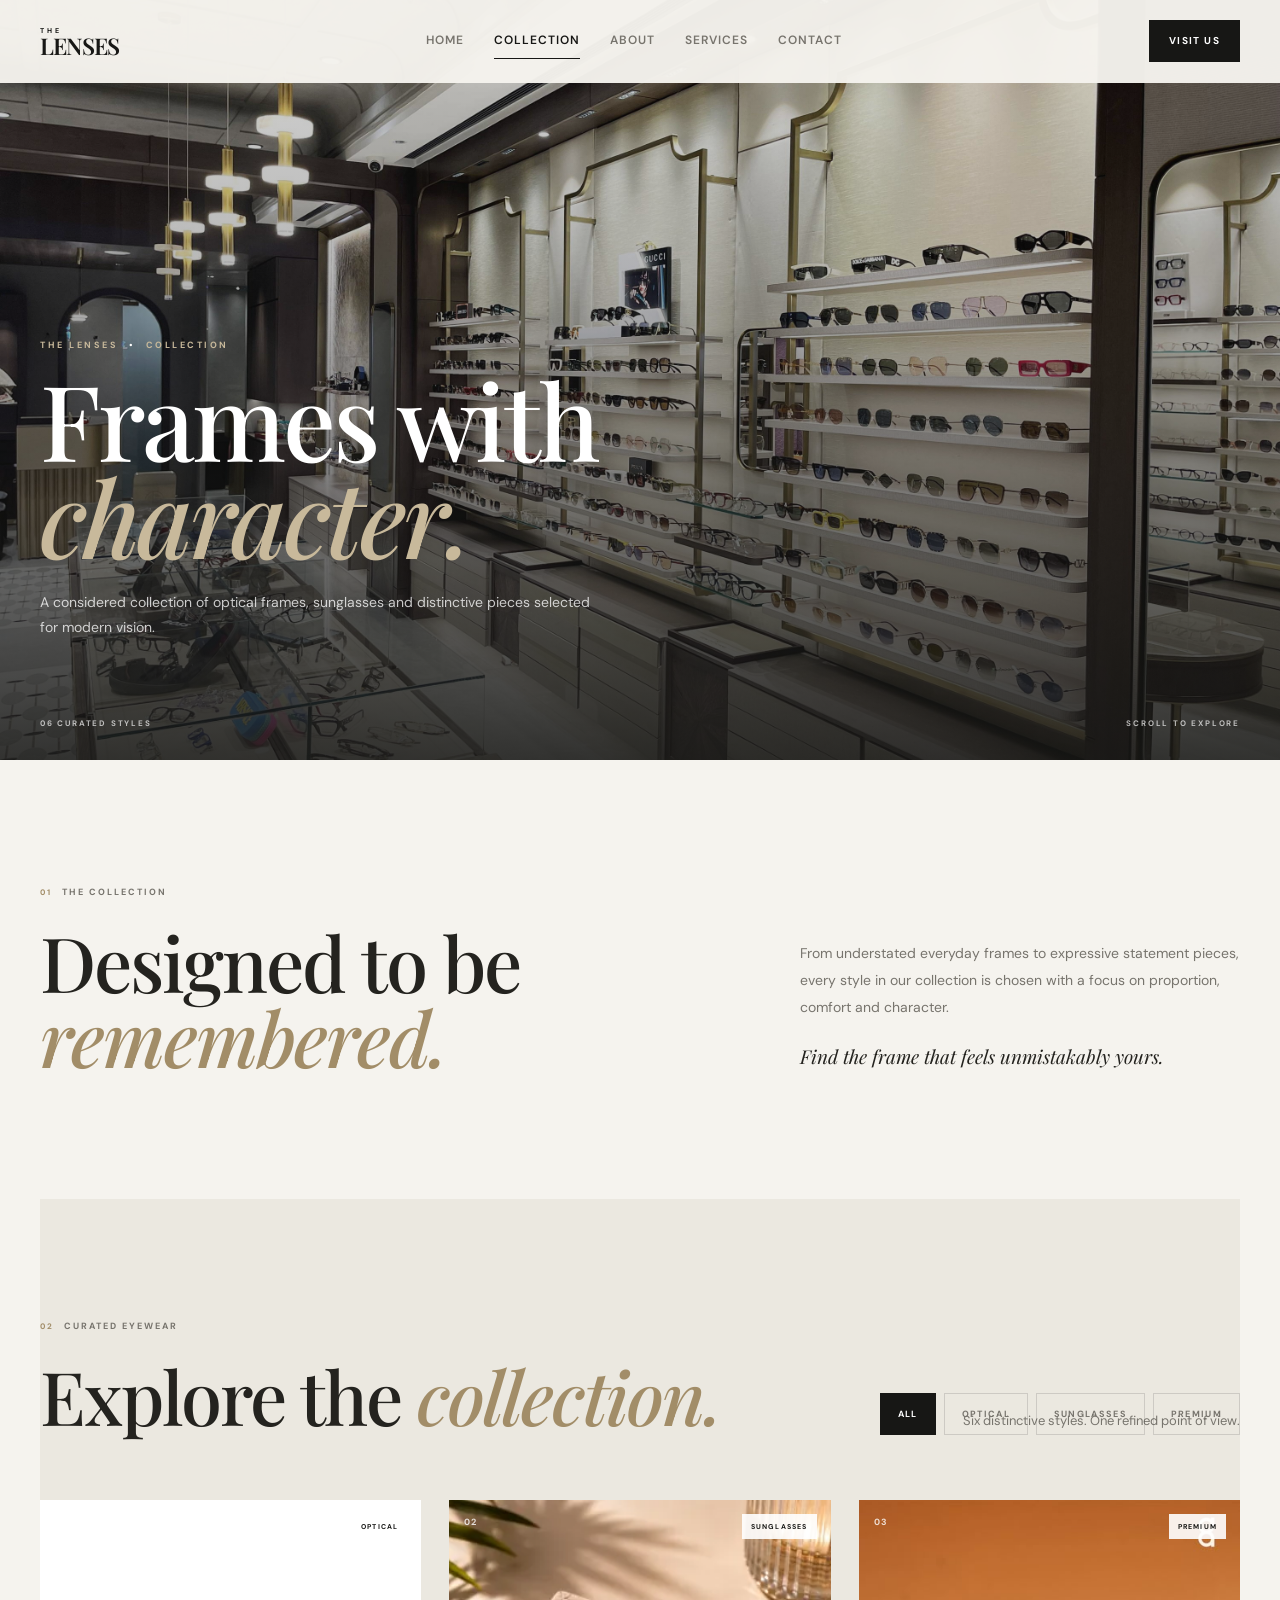
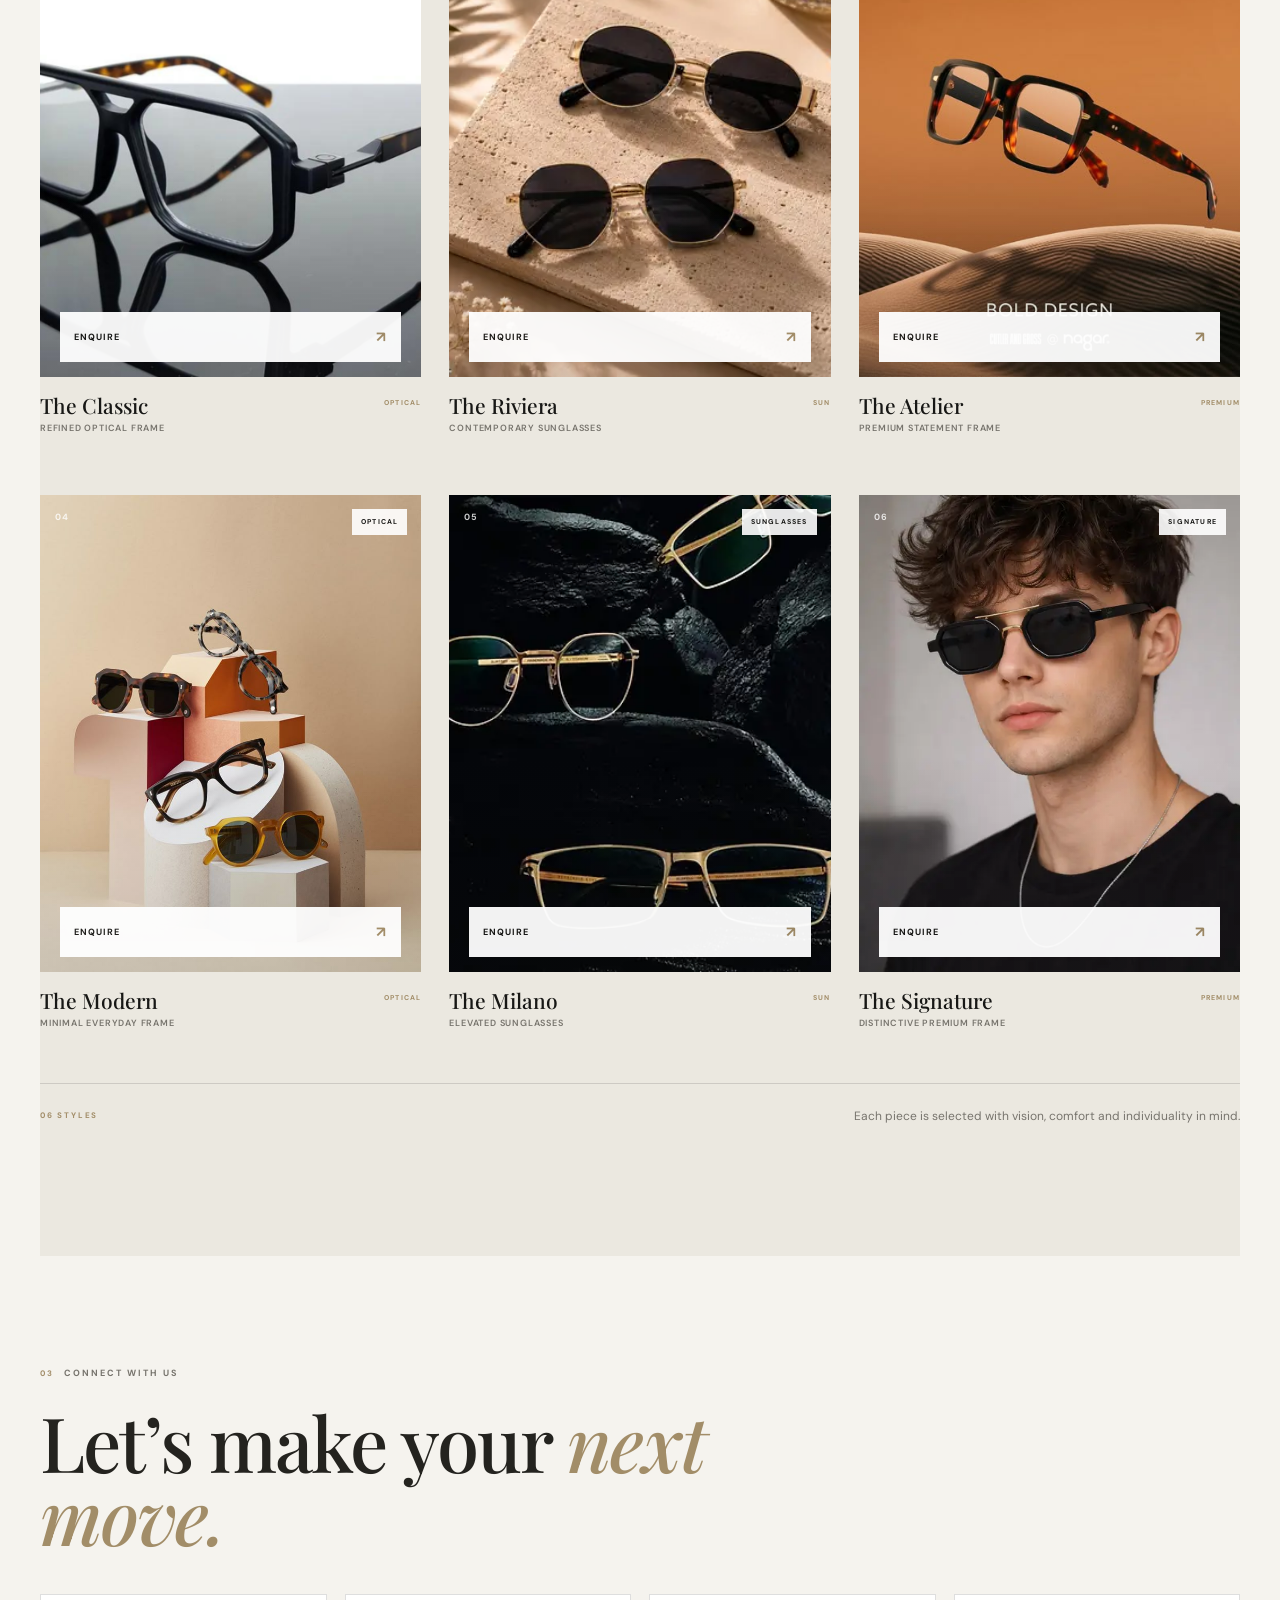
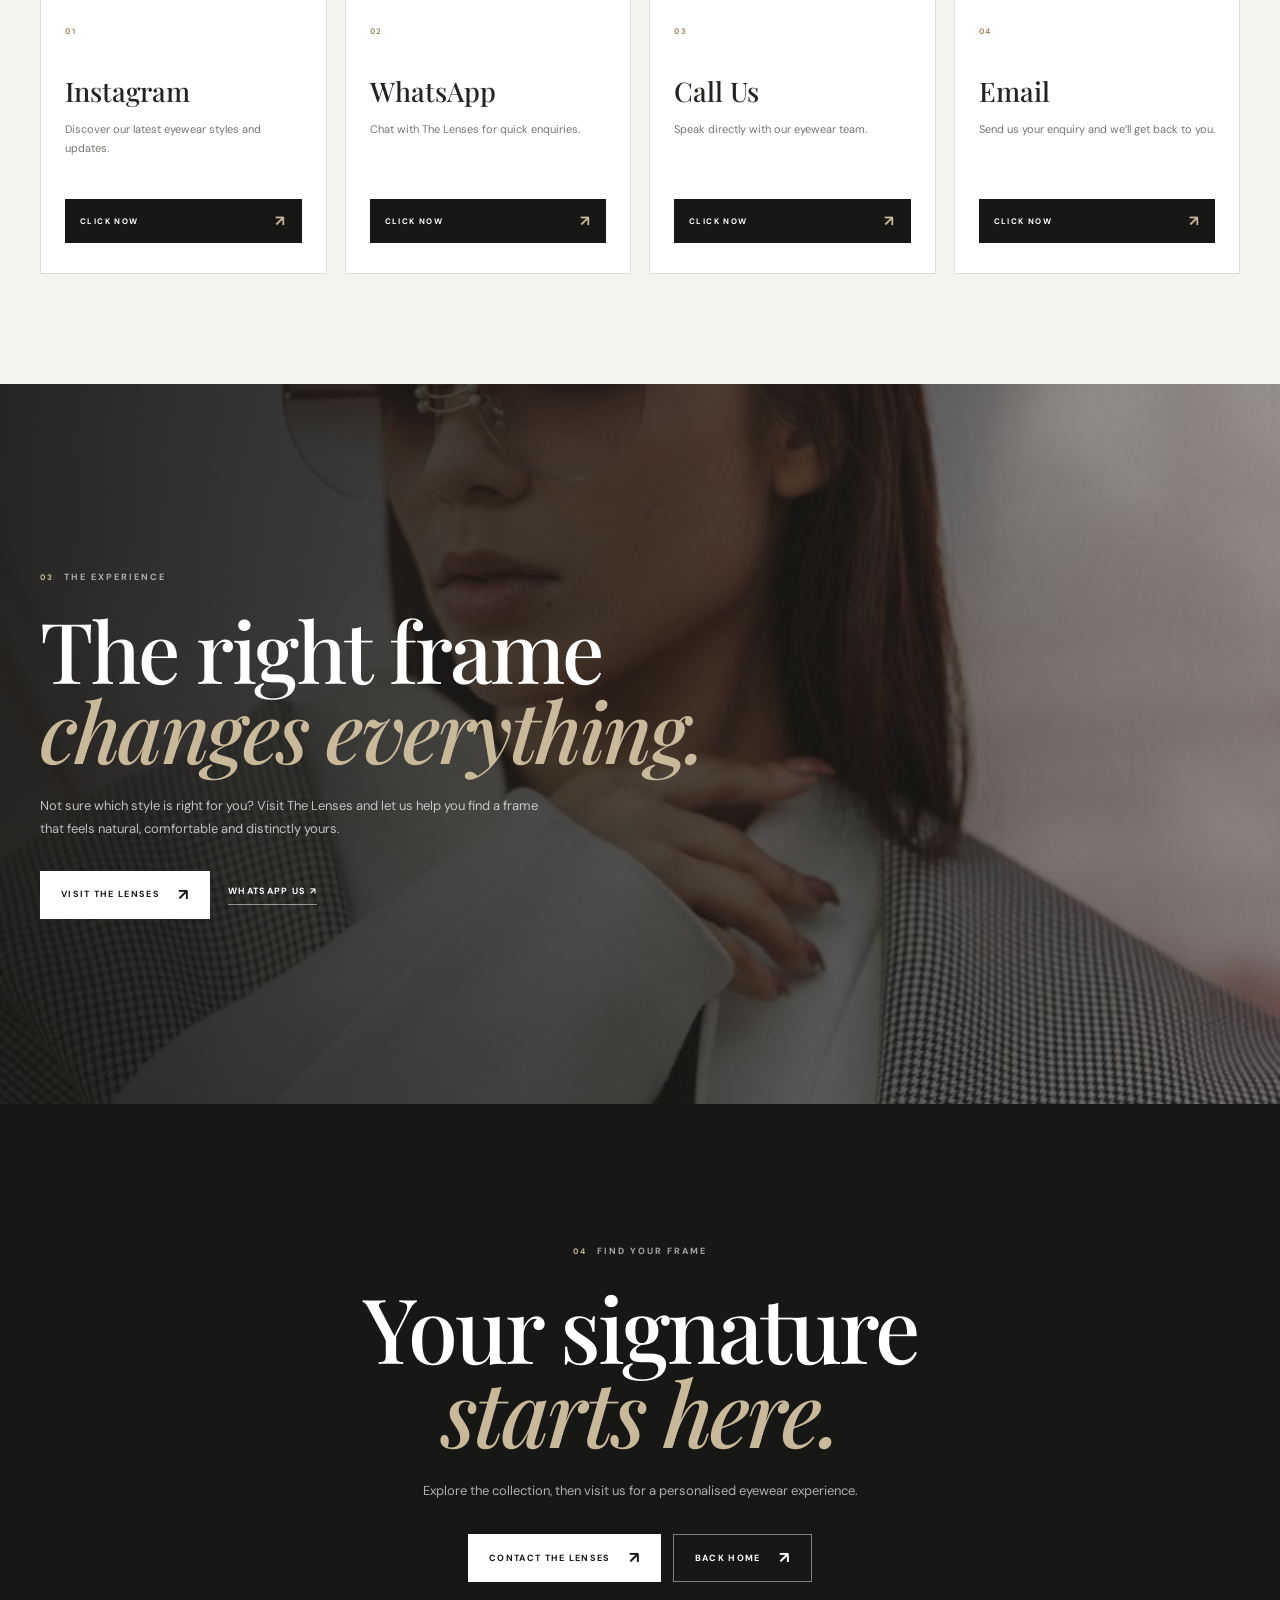
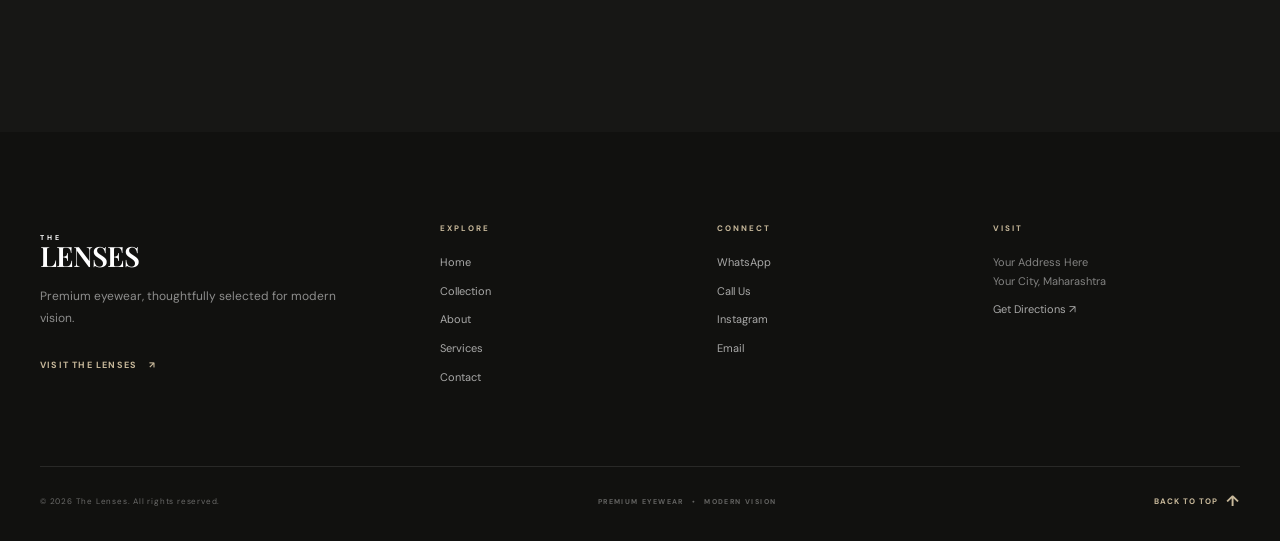
<file: collection.html>
<!DOCTYPE html>
<html lang="en">

<head>

    <!-- =====================================================
         BASIC SEO
    ====================================================== -->

    <meta charset="UTF-8">

    <meta
        name="viewport"
        content="width=device-width, initial-scale=1.0"
    >

    <title>
        Collection — The Lenses | Premium Eyewear
    </title>

    <meta
        name="description"
        content="Explore The Lenses curated collection of premium optical frames, sunglasses and distinctive eyewear."
    >

    <meta
        name="keywords"
        content="The Lenses collection, premium eyewear, optical frames, sunglasses, designer glasses"
    >

    <meta
        name="author"
        content="The Lenses"
    >

    <meta
        name="theme-color"
        content="#171715"
    >


    <!-- =====================================================
         OPEN GRAPH
    ====================================================== -->

    <meta
        property="og:title"
        content="Collection — The Lenses"
    >

    <meta
        property="og:description"
        content="Discover premium eyewear selected for vision, comfort and personal style."
    >

    <meta
        property="og:type"
        content="website"
    >

    <meta
        property="og:image"
        content="images/collection-hero.jpg"
    >


    <!-- =====================================================
         FAVICON
    ====================================================== -->

    <link
        rel="icon"
        href="images/logo.png"
    >


    <!-- =====================================================
         GOOGLE FONTS
    ====================================================== -->

    <link
        rel="preconnect"
        href="https://fonts.googleapis.com"
    >

    <link
        rel="preconnect"
        href="https://fonts.gstatic.com"
        crossorigin
    >

    <link
        href="https://fonts.googleapis.com/css2?family=DM+Sans:wght@400;500;600;700&family=Playfair+Display:ital,wght@0,500;0,600;1,500;1,600&display=swap"
        rel="stylesheet"
    >


    <!-- =====================================================
         COLLECTION CSS
    ====================================================== -->

    <link
        rel="stylesheet"
        href="collection.css"
    >

</head>


<body>


    <!-- =====================================================
         HEADER
    ====================================================== -->

    <header
        class="header"
        id="site-header"
    >

        <div class="nav-container">


            <!-- LOGO -->

            <a
                href="index.html"
                class="logo"
                aria-label="The Lenses Home"
            >

                <span>THE</span>

                LENSES

            </a>


            <!-- DESKTOP NAVIGATION -->

            <nav
                class="desktop-nav"
                aria-label="Main navigation"
            >

                <a href="index.html">
                    Home
                </a>

                <a
                    href="collection.html"
                    class="active"
                >
                    Collection
                </a>

                <a href="index.html#about">
                    About
                </a>

                <a href="index.html#services">
                    Services
                </a>

                <a href="contact.html">
                    Contact
                </a>

            </nav>


            <!-- DESKTOP CTA -->

            <a
                href="contact.html"
                class="nav-button"
            >
                Visit Us
            </a>


            <!-- MOBILE MENU BUTTON -->

            <button
                class="menu-button"
                type="button"
                aria-label="Open navigation menu"
                aria-expanded="false"
                aria-controls="mobile-menu"
            >

                <span></span>
                <span></span>
                <span></span>

            </button>

        </div>


        <!-- =================================================
             MOBILE MENU
        ================================================== -->

        <div
            class="mobile-menu"
            id="mobile-menu"
            aria-hidden="true"
        >

            <div class="mobile-menu-inner">


                <p class="mobile-menu-label">
                    THE LENSES
                </p>


                <nav aria-label="Mobile navigation">

                    <a href="index.html">
                        <span>01</span>
                        Home
                    </a>

                    <a href="collection.html">
                        <span>02</span>
                        Collection
                    </a>

                    <a href="index.html#about">
                        <span>03</span>
                        About
                    </a>

                    <a href="index.html#services">
                        <span>04</span>
                        Services
                    </a>

                    <a href="contact.html">
                        <span>05</span>
                        Contact
                    </a>

                </nav>


                <a
                    href="contact.html"
                    class="mobile-visit"
                >

                    Visit The Lenses

                    <span>↗</span>

                </a>

            </div>

        </div>

    </header>



    <!-- =====================================================
         MAIN
    ====================================================== -->

    <main>


        <!-- =================================================
             COLLECTION HERO
        ================================================== -->

        <section
            class="collection-hero"
            aria-label="The Lenses Collection"
        >

            <div class="collection-hero-image">

                <img
                    src="images/collection-hero.jpg"
                    alt="The Lenses premium eyewear collection"
                    width="1800"
                    height="1200"
                    fetchpriority="high"
                >

            </div>


            <div class="collection-hero-overlay"></div>


            <div class="collection-hero-content">

                <p class="eyebrow">
                    THE LENSES
                    <span>•</span>
                    COLLECTION
                </p>

                <h1>
                    Frames with
                    <em>character.</em>
                </h1>

                <p class="hero-description">
                    A considered collection of optical frames,
                    sunglasses and distinctive pieces selected
                    for modern vision.
                </p>

            </div>


            <div class="collection-hero-bottom">

                <span>
                    06 CURATED STYLES
                </span>

                <span>
                    SCROLL TO EXPLORE
                </span>

            </div>

        </section>



        <!-- =================================================
             INTRODUCTION
        ================================================== -->

        <section class="collection-intro section-padding">

            <div class="section-label">

                <span>01</span>

                THE COLLECTION

            </div>


            <div class="collection-intro-grid">


                <div class="collection-intro-title">

                    <h2>
                        Designed to be
                        <em>remembered.</em>
                    </h2>

                </div>


                <div class="collection-intro-text">

                    <p>
                        From understated everyday frames to
                        expressive statement pieces, every style
                        in our collection is chosen with a focus
                        on proportion, comfort and character.
                    </p>

                    <p>
                        Find the frame that feels unmistakably
                        yours.
                    </p>

                </div>

            </div>

        </section>



        <!-- =================================================
             COLLECTION SECTION START
        ================================================== -->

        <section
            class="products-section section-padding"
            id="collection"
        >

            <div class="section-heading">

                <div>

                    <div class="section-label">

                        <span>02</span>

                        CURATED EYEWEAR

                    </div>

                    <h2>
                        Explore the
                        <em>collection.</em>
                    </h2>

                </div>


                <p>
                    Six distinctive styles.
                    One refined point of view.
                </p>

            </div>



            <!-- FILTERS -->

            <div
                class="collection-filters"
                role="group"
                aria-label="Filter collection"
            >

                <button
                    type="button"
                    class="filter-button active"
                    data-filter="all"
                >
                    All
                </button>

                <button
                    type="button"
                    class="filter-button"
                    data-filter="optical"
                >
                    Optical
                </button>

                <button
                    type="button"
                    class="filter-button"
                    data-filter="sunglasses"
                >
                    Sunglasses
                </button>

                <button
                    type="button"
                    class="filter-button"
                    data-filter="premium"
                >
                    Premium
                </button>

            </div>


            <!-- PRODUCT GRID -->

            <div class="product-grid">


                <!-- PRODUCT 01 -->

                <article
                    class="product-card"
                    data-category="optical"
                >

                    <a
                        href="contact.html"
                        class="product-image"
                        aria-label="Enquire about The Classic"
                    >

                        <span class="product-number">
                            01
                        </span>

                        <span class="product-tag">
                            OPTICAL
                        </span>

                        <img
                            src="images/frame-01.jpg"
                            alt="The Classic optical frame"
                            loading="lazy"
                            width="1000"
                            height="1200"
                        >

                        <span class="product-action">
                            Enquire
                            <span>↗</span>
                        </span>

                    </a>


                    <div class="product-info">

                        <div>

                            <h3>
                                The Classic
                            </h3>

                            <p>
                                Refined Optical Frame
                            </p>

                        </div>

                        <span class="product-type">
                            OPTICAL
                        </span>

                    </div>

                </article>



                <!-- PRODUCT 02 -->

                <article
                    class="product-card"
                    data-category="sunglasses"
                >

                    <a
                        href="contact.html"
                        class="product-image"
                        aria-label="Enquire about The Riviera"
                    >

                        <span class="product-number">
                            02
                        </span>

                        <span class="product-tag">
                            SUNGLASSES
                        </span>

                        <img
                            src="images/frame-02.jpg"
                            alt="The Riviera sunglasses"
                            loading="lazy"
                            width="1000"
                            height="1200"
                        >

                        <span class="product-action">
                            Enquire
                            <span>↗</span>
                        </span>

                    </a>


                    <div class="product-info">

                        <div>

                            <h3>
                                The Riviera
                            </h3>

                            <p>
                                Contemporary Sunglasses
                            </p>

                        </div>

                        <span class="product-type">
                            SUN
                        </span>

                    </div>

                </article>



                <!-- PRODUCT 03 -->

                <article
                    class="product-card"
                    data-category="premium"
                >

                    <a
                        href="contact.html"
                        class="product-image"
                        aria-label="Enquire about The Atelier"
                    >

                        <span class="product-number">
                            03
                        </span>

                        <span class="product-tag">
                            PREMIUM
                        </span>

                        <img
                            src="images/frame-03.jpg"
                            alt="The Atelier premium eyewear"
                            loading="lazy"
                            width="1000"
                            height="1200"
                        >

                        <span class="product-action">
                            Enquire
                            <span>↗</span>
                        </span>

                    </a>


                    <div class="product-info">

                        <div>

                            <h3>
                                The Atelier
                            </h3>

                            <p>
                                Premium Statement Frame
                            </p>

                        </div>

                        <span class="product-type">
                            PREMIUM
                        </span>

                    </div>

                </article>

                                <!-- =========================================
                     PRODUCT 04
                ========================================== -->

                <article
                    class="product-card"
                    data-category="optical"
                >

                    <a
                        href="contact.html"
                        class="product-image"
                        aria-label="Enquire about The Modern"
                    >

                        <span class="product-number">
                            04
                        </span>

                        <span class="product-tag">
                            OPTICAL
                        </span>

                        <img
                            src="images/frame-04.jpg"
                            alt="The Modern optical eyewear frame"
                            loading="lazy"
                            width="1000"
                            height="1200"
                        >

                        <span class="product-action">
                            Enquire
                            <span>↗</span>
                        </span>

                    </a>


                    <div class="product-info">

                        <div>

                            <h3>
                                The Modern
                            </h3>

                            <p>
                                Minimal Everyday Frame
                            </p>

                        </div>

                        <span class="product-type">
                            OPTICAL
                        </span>

                    </div>

                </article>



                <!-- =========================================
                     PRODUCT 05
                ========================================== -->

                <article
                    class="product-card"
                    data-category="sunglasses"
                >

                    <a
                        href="contact.html"
                        class="product-image"
                        aria-label="Enquire about The Milano"
                    >

                        <span class="product-number">
                            05
                        </span>

                        <span class="product-tag">
                            SUNGLASSES
                        </span>

                        <img
                            src="images/frame-05.jpg"
                            alt="The Milano premium sunglasses"
                            loading="lazy"
                            width="1000"
                            height="1200"
                        >

                        <span class="product-action">
                            Enquire
                            <span>↗</span>
                        </span>

                    </a>


                    <div class="product-info">

                        <div>

                            <h3>
                                The Milano
                            </h3>

                            <p>
                                Elevated Sunglasses
                            </p>

                        </div>

                        <span class="product-type">
                            SUN
                        </span>

                    </div>

                </article>



                <!-- =========================================
                     PRODUCT 06
                ========================================== -->

                <article
                    class="product-card"
                    data-category="premium"
                >

                    <a
                        href="contact.html"
                        class="product-image"
                        aria-label="Enquire about The Signature"
                    >

                        <span class="product-number">
                            06
                        </span>

                        <span class="product-tag">
                            SIGNATURE
                        </span>

                        <img
                            src="images/frame-06.jpg"
                            alt="The Signature premium eyewear"
                            loading="lazy"
                            width="1000"
                            height="1200"
                        >

                        <span class="product-action">
                            Enquire
                            <span>↗</span>
                        </span>

                    </a>


                    <div class="product-info">

                        <div>

                            <h3>
                                The Signature
                            </h3>

                            <p>
                                Distinctive Premium Frame
                            </p>

                        </div>

                        <span class="product-type">
                            PREMIUM
                        </span>

                    </div>

                </article>

            </div>


            <!-- COLLECTION NOTE -->

            <div class="collection-note">

                <span>
                    06 STYLES
                </span>

                <p>
                    Each piece is selected with
                    vision, comfort and individuality in mind.
                </p>

            </div>

        </section>

<section class="quick-contact">

    <div class="quick-contact-inner">

        <div class="section-label">
            <span>03</span>
            CONNECT WITH US
        </div>

        <h2>
            Let’s make your
            <em>next move.</em>
        </h2>

        <div class="contact-action-grid">

            <div class="contact-action-card">
                <span class="contact-action-number">01</span>
                <h3>Instagram</h3>
                <p>Discover our latest eyewear styles and updates.</p>
                <a
                    href="https://instagram.com/YOUR_USERNAME"
                    target="_blank"
                    rel="noopener noreferrer"
                    class="click-now"
                >
                    Click Now <span>↗</span>
                </a>
            </div>

            <div class="contact-action-card">
                <span class="contact-action-number">02</span>
                <h3>WhatsApp</h3>
                <p>Chat with The Lenses for quick enquiries.</p>
                <a
                    href="https://wa.me/919999999999"
                    target="_blank"
                    rel="noopener noreferrer"
                    class="click-now"
                >
                    Click Now <span>↗</span>
                </a>
            </div>

            <div class="contact-action-card">
                <span class="contact-action-number">03</span>
                <h3>Call Us</h3>
                <p>Speak directly with our eyewear team.</p>
                <a
                    href="tel:+919999999999"
                    class="click-now"
                >
                    Click Now <span>↗</span>
                </a>
            </div>

            <div class="contact-action-card">
                <span class="contact-action-number">04</span>
                <h3>Email</h3>
                <p>Send us your enquiry and we’ll get back to you.</p>
                <a
                    href="mailto:hello@thelenses.com"
                    class="click-now"
                >
                    Click Now <span>↗</span>
                </a>
            </div>

        </div>

    </div>

</section>

        <!-- =================================================
             EXPERIENCE STRIP
        ================================================== -->

        <section class="collection-experience">

            <div class="experience-image">

                <img
                    src="images/collection-cta.jpg"
                    alt="Premium eyewear experience at The Lenses"
                    loading="lazy"
                    width="1800"
                    height="1100"
                >

            </div>


            <div class="experience-overlay"></div>


            <div class="experience-content">

                <div class="section-label light">

                    <span>03</span>

                    THE EXPERIENCE

                </div>


                <h2>
                    The right frame
                    <em>changes everything.</em>
                </h2>


                <p>
                    Not sure which style is right for you?
                    Visit The Lenses and let us help you find
                    a frame that feels natural, comfortable
                    and distinctly yours.
                </p>


                <div class="experience-actions">

                    <a
                        href="contact.html"
                        class="button button-light"
                    >

                        Visit The Lenses

                        <span>↗</span>

                    </a>


                    <a
                        href="https://wa.me/919999999999"
                        target="_blank"
                        rel="noopener noreferrer"
                        class="experience-link"
                    >

                        WhatsApp Us

                        <span>↗</span>

                    </a>

                </div>

            </div>

                            </section>

               <!-- =================================================
             FINAL CTA
        ================================================== -->

        <section class="collection-final-cta">

            <div class="final-cta-inner">

                <div class="section-label light">

                    <span>04</span>

                    FIND YOUR FRAME

                </div>


                <h2>
                    Your signature
                    <br>
                    <em>starts here.</em>
                </h2>


                <p>
                    Explore the collection, then visit us
                    for a personalised eyewear experience.
                </p>


                <div class="final-actions">

                    <a
                        href="contact.html"
                        class="button button-light"
                    >

                        Contact The Lenses

                        <span>↗</span>

                    </a>


                    <a
                        href="index.html"
                        class="button button-outline-light"
                    >

                        Back Home

                        <span>↗</span>

                    </a>

                </div>

            </div>

        </section>

    </main>



    <!-- =====================================================
         FOOTER
    ====================================================== -->

    <footer class="footer">

        <div class="footer-top">


            <!-- BRAND -->

            <div class="footer-brand">

                <a
                    href="index.html"
                    class="footer-logo"
                >

                    <span>THE</span>

                    LENSES

                </a>


                <p>
                    Premium eyewear, thoughtfully selected
                    for modern vision.
                </p>


                <a
                    href="contact.html"
                    class="footer-visit"
                >

                    Visit The Lenses

                    <span>↗</span>

                </a>

            </div>



            <!-- EXPLORE -->

            <div class="footer-column">

                <h3>
                    EXPLORE
                </h3>

                <a href="index.html">
                    Home
                </a>

                <a href="collection.html">
                    Collection
                </a>

                <a href="index.html#about">
                    About
                </a>

                <a href="index.html#services">
                    Services
                </a>

                <a href="contact.html">
                    Contact
                </a>

            </div>



            <!-- CONNECT -->

            <div class="footer-column">

                <h3>
                    CONNECT
                </h3>

                <a
                    href="https://wa.me/919999999999"
                    target="_blank"
                    rel="noopener noreferrer"
                >
                    WhatsApp
                </a>

                <a href="tel:+919999999999">
                    Call Us
                </a>

                <a
                    href="https://instagram.com/YOUR_USERNAME"
                    target="_blank"
                    rel="noopener noreferrer"
                >
                    Instagram
                </a>

                <a href="mailto:hello@thelenses.com">
                    Email
                </a>

            </div>



            <!-- VISIT -->

            <div class="footer-column">

                <h3>
                    VISIT
                </h3>

                <p>
                    Your Address Here
                    <br>
                    Your City, Maharashtra
                </p>

                <a
                    href="https://maps.google.com/"
                    target="_blank"
                    rel="noopener noreferrer"
                >

                    Get Directions

                    <span>↗</span>

                </a>

            </div>

        </div>



        <!-- FOOTER BOTTOM -->

        <div class="footer-bottom">

            <p>
                ©
                <span id="current-year"></span>
                The Lenses. All rights reserved.
            </p>


            <div class="footer-bottom-links">

                <span>
                    PREMIUM EYEWEAR
                </span>

                <span>
                    •
                </span>

                <span>
                    MODERN VISION
                </span>

            </div>


            <a
                href="#"
                class="back-top"
                aria-label="Back to top"
            >

                Back to top

                <span>↑</span>

            </a>

        </div>

    </footer>



    <!-- =====================================================
         COLLECTION JAVASCRIPT
    ====================================================== -->

    <script src="collection.js"></script>

</body>

</html>
</file>
<file: collection.css>
/* =========================================================
   THE LENSES — COLLECTION CSS
   PART 1 / 3
   Premium Mobile-First Eyewear Collection
========================================================= */


/* =========================================================
   ROOT
========================================================= */

:root {

    --bg: #f5f3ee;
    --surface: #ebe8e0;
    --white: #ffffff;

    --dark: #171715;
    --dark-soft: #242421;

    --text: #24231f;
    --muted: #77746d;

    --line: rgba(23, 23, 21, 0.14);

    --accent: #a28d68;
    --accent-light: #c8b99b;

    --serif: "Playfair Display", Georgia, serif;
    --sans: "DM Sans", Arial, sans-serif;

    --container: 1380px;

    --transition:
        .4s cubic-bezier(.2, .7, .2, 1);

}


/* =========================================================
   RESET
========================================================= */

*,
*::before,
*::after {
    box-sizing: border-box;
}


html {
    scroll-behavior: smooth;
    overflow-x: hidden;
}


body {
    margin: 0;

    min-width: 320px;

    background: var(--bg);

    color: var(--text);

    font-family: var(--sans);

    line-height: 1.6;

    overflow-x: hidden;

    -webkit-font-smoothing: antialiased;
}


body.menu-open {
    overflow: hidden;
}


img {
    display: block;

    width: 100%;

    max-width: 100%;

    height: auto;

    object-fit: cover;
}


a {
    color: inherit;

    text-decoration: none;
}


button {
    font: inherit;
}


button,
a {
    -webkit-tap-highlight-color: transparent;
}


::selection {
    background: var(--dark);
    color: var(--white);
}


/* =========================================================
   GLOBAL CONTAINER
========================================================= */

.section-padding {
    width: min(
        calc(100% - 32px),
        var(--container)
    );

    margin-inline: auto;
}


/* =========================================================
   HEADER
========================================================= */

.header {
    position: fixed;

    top: 0;
    left: 0;

    width: 100%;

    z-index: 1000;

    background: rgba(245, 243, 238, .97);

    border-bottom: 1px solid transparent;

    transition:
        background var(--transition),
        border-color var(--transition),
        box-shadow var(--transition);
}


.header.scrolled {
    border-color: var(--line);

    box-shadow:
        0 8px 30px rgba(23, 23, 21, .05);
}


.nav-container {
    width: min(
        calc(100% - 32px),
        1380px
    );

    min-height: 72px;

    margin-inline: auto;

    display: flex;

    align-items: center;

    justify-content: space-between;

    gap: 20px;
}


/* =========================================================
   LOGO
========================================================= */

.logo {
    display: inline-flex;

    flex-direction: column;

    justify-content: center;

    color: var(--dark);

    font-family: var(--serif);

    font-size: 23px;

    font-weight: 600;

    line-height: .78;

    letter-spacing: -.8px;

    white-space: nowrap;
}


.logo span {
    margin-bottom: 3px;

    font-family: var(--sans);

    font-size: 7px;

    font-weight: 700;

    letter-spacing: 3px;

    line-height: 1;
}


/* =========================================================
   DESKTOP NAV
========================================================= */

.desktop-nav {
    display: none;

    align-items: center;

    gap: 30px;
}


.desktop-nav a {
    position: relative;

    color: var(--muted);

    font-size: 12px;

    font-weight: 600;

    letter-spacing: 1px;

    text-transform: uppercase;

    transition: color var(--transition);
}


.desktop-nav a::after {
    content: "";

    position: absolute;

    left: 0;
    bottom: -8px;

    width: 100%;
    height: 1px;

    background: var(--dark);

    transform:
        scaleX(0);

    transform-origin: right;

    transition:
        transform var(--transition);
}


.desktop-nav a:hover,
.desktop-nav a.active {
    color: var(--dark);
}


.desktop-nav a:hover::after,
.desktop-nav a.active::after {
    transform: scaleX(1);

    transform-origin: left;
}


/* =========================================================
   HEADER CTA
========================================================= */

.nav-button {
    display: none;

    align-items: center;

    justify-content: center;

    min-height: 42px;

    padding: 0 20px;

    background: var(--dark);

    color: var(--white);

    font-size: 10px;

    font-weight: 700;

    letter-spacing: 1.4px;

    text-transform: uppercase;

    transition:
        transform var(--transition),
        background var(--transition);
}


.nav-button:hover {
    background: var(--dark-soft);

    transform: translateY(-2px);
}


/* =========================================================
   MOBILE MENU BUTTON
========================================================= */

.menu-button {
    width: 46px;

    height: 46px;

    padding: 0;

    border: 1px solid var(--line);

    background: transparent;

    display: flex;

    flex-direction: column;

    align-items: center;

    justify-content: center;

    gap: 5px;

    cursor: pointer;
}


.menu-button span {
    display: block;

    width: 20px;

    height: 1px;

    background: var(--dark);

    transition:
        transform var(--transition),
        opacity var(--transition);
}


.menu-button.active span:nth-child(1) {
    transform:
        translateY(6px)
        rotate(45deg);
}


.menu-button.active span:nth-child(2) {
    opacity: 0;
}


.menu-button.active span:nth-child(3) {
    transform:
        translateY(-6px)
        rotate(-45deg);
}


/* =========================================================
   MOBILE MENU
========================================================= */

.mobile-menu {
    position: fixed;

    inset: 72px 0 0;

    z-index: 999;

    background: var(--dark);

    visibility: hidden;

    opacity: 0;

    pointer-events: none;

    transform: translateY(-10px);

    transition:
        opacity .35s ease,
        transform .35s ease,
        visibility .35s ease;
}


.mobile-menu.open {
    visibility: visible;

    opacity: 1;

    pointer-events: auto;

    transform: translateY(0);
}


.mobile-menu-inner {
    width: min(
        calc(100% - 32px),
        560px
    );

    min-height: 100%;

    margin-inline: auto;

    padding:
        42px
        0
        36px;

    display: flex;

    flex-direction: column;
}


.mobile-menu-label {
    margin: 0 0 30px;

    color: var(--accent-light);

    font-size: 9px;

    font-weight: 700;

    letter-spacing: 3px;
}


.mobile-menu nav {
    display: flex;

    flex-direction: column;
}


.mobile-menu nav a {
    display: flex;

    align-items: center;

    gap: 18px;

    padding: 18px 0;

    border-bottom: 1px solid rgba(255,255,255,.12);

    color: var(--white);

    font-family: var(--serif);

    font-size: clamp(
        27px,
        8vw,
        42px
    );

    line-height: 1;

    transition:
        color var(--transition),
        padding-left var(--transition);
}


.mobile-menu nav a span {
    min-width: 24px;

    color: var(--accent-light);

    font-family: var(--sans);

    font-size: 9px;

    font-weight: 700;

    letter-spacing: 1px;
}


.mobile-menu nav a:hover {
    color: var(--accent-light);

    padding-left: 8px;
}


.mobile-visit {
    margin-top: auto;

    display: flex;

    align-items: center;

    justify-content: space-between;

    padding: 18px 0;

    color: var(--white);

    border-top: 1px solid rgba(255,255,255,.12);

    font-size: 11px;

    font-weight: 700;

    letter-spacing: 1.4px;

    text-transform: uppercase;
}


.mobile-visit span {
    font-size: 18px;

    color: var(--accent-light);
}


/* =========================================================
   HERO
========================================================= */

.collection-hero {
    position: relative;

    min-height: 72vh;

    min-height: 620px;

    overflow: hidden;

    background: var(--dark);

    color: var(--white);

    display: flex;

    align-items: flex-end;
}


.collection-hero-image {
    position: absolute;

    inset: 0;
}


.collection-hero-image img {
    width: 100%;

    height: 100%;

    object-fit: cover;
}


.collection-hero-overlay {
    position: absolute;

    inset: 0;

    background:
        linear-gradient(
            180deg,
            rgba(23,23,21,.18) 0%,
            rgba(23,23,21,.30) 35%,
            rgba(23,23,21,.88) 100%
        );
}


.collection-hero-content {
    position: relative;

    z-index: 2;

    width: min(
        calc(100% - 32px),
        var(--container)
    );

    margin-inline: auto;

    padding:
        120px
        0
        90px;
}


.eyebrow {
    margin: 0 0 18px;

    color: var(--accent-light);

    font-size: 9px;

    font-weight: 700;

    letter-spacing: 2.5px;

    text-transform: uppercase;
}


.eyebrow span {
    margin-inline: 6px;

    color: var(--white);
}


.collection-hero h1 {
    max-width: 850px;

    margin: 0;

    font-family: var(--serif);

    font-size: clamp(
        48px,
        13vw,
        105px
    );

    font-weight: 500;

    letter-spacing: -3px;

    line-height: .92;
}


.collection-hero h1 em {
    color: var(--accent-light);

    font-style: italic;
}


.hero-description {
    max-width: 560px;

    margin: 26px 0 0;

    color: rgba(255,255,255,.76);

    font-size: 14px;

    line-height: 1.8;
}


.collection-hero-bottom {
    position: absolute;

    left: 16px;
    right: 16px;
    bottom: 22px;

    z-index: 3;

    display: flex;

    justify-content: space-between;

    gap: 20px;

    color: rgba(255,255,255,.68);

    font-size: 8px;

    font-weight: 700;

    letter-spacing: 1.8px;

    text-transform: uppercase;
}


/* =========================================================
   INTRO
========================================================= */

.collection-intro {
    padding-top: 82px;

    padding-bottom: 82px;
}


.section-label {
    display: flex;

    align-items: center;

    gap: 10px;

    margin-bottom: 26px;

    color: var(--muted);

    font-size: 9px;

    font-weight: 700;

    letter-spacing: 2px;

    text-transform: uppercase;
}


.section-label span {
    color: var(--accent);

    font-size: 8px;
}


.section-label.light {
    color: rgba(255,255,255,.62);
}


.section-label.light span {
    color: var(--accent-light);
}


.collection-intro-grid {
    display: grid;

    grid-template-columns: 1fr;

    gap: 28px;
}


.collection-intro-title h2 {
    max-width: 620px;

    margin: 0;

    font-family: var(--serif);

    font-size: clamp(
        38px,
        10vw,
        76px
    );

    font-weight: 500;

    letter-spacing: -2px;

    line-height: .98;
}


.collection-intro-title h2 em {
    display: block;

    color: var(--accent);

    font-style: italic;
}


.collection-intro-text {
    max-width: 540px;
}


.collection-intro-text p {
    margin: 0 0 18px;

    color: var(--muted);

    font-size: 14px;

    line-height: 1.9;
}


.collection-intro-text p:last-child {
    margin-bottom: 0;

    color: var(--text);

    font-family: var(--serif);

    font-size: 19px;

    font-style: italic;
   }

     /* =========================================================
   THE LENSES — COLLECTION CSS
   PART 2 / 3
========================================================= */


/* =========================================================
   PRODUCTS SECTION
========================================================= */

.products-section {
    padding-top: 72px;

    padding-bottom: 90px;

    background: var(--surface);
}


.section-heading {
    display: flex;

    flex-direction: column;

    gap: 22px;

    margin-bottom: 36px;
}


.section-heading h2 {
    margin: 0;

    font-family: var(--serif);

    font-size: clamp(
        38px,
        10vw,
        74px
    );

    font-weight: 500;

    letter-spacing: -2px;

    line-height: .98;
}


.section-heading h2 em {
    color: var(--accent);

    font-style: italic;
}


.section-heading > p {
    max-width: 420px;

    margin: 0;

    color: var(--muted);

    font-size: 13px;

    line-height: 1.8;
}


/* =========================================================
   FILTERS
========================================================= */

.collection-filters {
    width: 100%;

    margin-bottom: 34px;

    display: flex;

    gap: 8px;

    overflow-x: auto;

    padding-bottom: 5px;

    scrollbar-width: none;
}


.collection-filters::-webkit-scrollbar {
    display: none;
}


.filter-button {
    flex: 0 0 auto;

    min-height: 42px;

    padding: 0 17px;

    border: 1px solid var(--line);

    background: transparent;

    color: var(--muted);

    cursor: pointer;

    font-size: 9px;

    font-weight: 700;

    letter-spacing: 1.3px;

    text-transform: uppercase;

    transition:
        background var(--transition),
        color var(--transition),
        border-color var(--transition);
}


.filter-button:hover,
.filter-button.active {
    background: var(--dark);

    border-color: var(--dark);

    color: var(--white);
}


/* =========================================================
   PRODUCT GRID
========================================================= */

.product-grid {
    display: grid;

    grid-template-columns: 1fr;

    gap: 34px 18px;
}


.product-card {
    min-width: 0;
}


.product-image {
    position: relative;

    display: block;

    aspect-ratio: 4 / 5;

    overflow: hidden;

    background: #ddd9d0;
}


.product-image::after {
    content: "";

    position: absolute;

    inset: 0;

    background:
        linear-gradient(
            180deg,
            transparent 55%,
            rgba(23,23,21,.28) 100%
        );

    opacity: .5;

    pointer-events: none;
}


.product-image img {
    width: 100%;

    height: 100%;

    object-fit: cover;

    transition:
        transform .8s cubic-bezier(.2,.7,.2,1);
}


.product-card:hover
.product-image img {
    transform: scale(1.045);
}


/* =========================================================
   PRODUCT NUMBER
========================================================= */

.product-number {
    position: absolute;

    top: 15px;
    left: 15px;

    z-index: 3;

    color: rgba(255,255,255,.8);

    font-size: 9px;

    font-weight: 700;

    letter-spacing: 1px;
}


/* =========================================================
   PRODUCT TAG
========================================================= */

.product-tag {
    position: absolute;

    top: 14px;
    right: 14px;

    z-index: 3;

    padding: 7px 9px;

    background: rgba(255,255,255,.9);

    color: var(--dark);

    font-size: 7px;

    font-weight: 700;

    letter-spacing: 1.2px;

    text-transform: uppercase;
}


/* =========================================================
   PRODUCT ACTION
========================================================= */

.product-action {
    position: absolute;

    left: 15px;
    right: 15px;
    bottom: 15px;

    z-index: 4;

    display: flex;

    align-items: center;

    justify-content: space-between;

    padding: 13px 14px;

    background: var(--white);

    color: var(--dark);

    font-size: 9px;

    font-weight: 700;

    letter-spacing: 1px;

    text-transform: uppercase;

    transform: translateY(5px);

    opacity: .95;

    transition:
        transform var(--transition),
        opacity var(--transition);
}


.product-action span {
    font-size: 15px;

    color: var(--accent);
}


.product-card:hover
.product-action {
    transform: translateY(0);

    opacity: 1;
}


/* =========================================================
   PRODUCT INFO
========================================================= */

.product-info {
    display: flex;

    align-items: flex-start;

    justify-content: space-between;

    gap: 14px;

    padding-top: 17px;
}


.product-info h3 {
    margin: 0 0 4px;

    color: var(--dark);

    font-family: var(--serif);

    font-size: 21px;

    font-weight: 500;

    line-height: 1.1;
}


.product-info p {
    margin: 0;

    color: var(--muted);

    font-size: 9px;

    font-weight: 600;

    letter-spacing: .8px;

    text-transform: uppercase;
}


.product-type {
    padding-top: 3px;

    color: var(--accent);

    font-size: 7px;

    font-weight: 700;

    letter-spacing: 1.2px;

    white-space: nowrap;
}


/* =========================================================
   FILTERED STATE
========================================================= */

.product-card.is-hidden {
    display: none;
}


/* =========================================================
   COLLECTION NOTE
========================================================= */

.collection-note {
    margin-top: 52px;

    padding-top: 22px;

    border-top: 1px solid var(--line);

    display: flex;

    flex-direction: column;

    gap: 8px;
}


.collection-note > span {
    color: var(--accent);

    font-size: 8px;

    font-weight: 700;

    letter-spacing: 1.8px;
}


.collection-note p {
    max-width: 520px;

    margin: 0;

    color: var(--muted);

    font-size: 12px;

    line-height: 1.7;
}


/* =========================================================
   EXPERIENCE SECTION
========================================================= */

.collection-experience {
    position: relative;

    min-height: 620px;

    overflow: hidden;

    display: flex;

    align-items: center;

    background: var(--dark);

    color: var(--white);
}


.experience-image {
    position: absolute;

    inset: 0;
}


.experience-image img {
    width: 100%;

    height: 100%;

    object-fit: cover;
}


.experience-overlay {
    position: absolute;

    inset: 0;

    background:
        linear-gradient(
            90deg,
            rgba(23,23,21,.91) 0%,
            rgba(23,23,21,.70) 48%,
            rgba(23,23,21,.35) 100%
        );
}


.experience-content {
    position: relative;

    z-index: 2;

    width: min(
        calc(100% - 32px),
        var(--container)
    );

    margin-inline: auto;

    padding: 90px 0;
}


.experience-content h2 {
    max-width: 780px;

    margin: 0;

    font-family: var(--serif);

    font-size: clamp(
        42px,
        11vw,
        84px
    );

    font-weight: 500;

    letter-spacing: -2.5px;

    line-height: .95;
}


.experience-content h2 em {
    color: var(--accent-light);

    font-style: italic;
}


.experience-content > p {
    max-width: 520px;

    margin: 24px 0 30px;

    color: rgba(255,255,255,.7);

    font-size: 13px;

    line-height: 1.8;
}


/* =========================================================
   EXPERIENCE ACTIONS
========================================================= */

.experience-actions {
    display: flex;

    flex-direction: column;

    align-items: flex-start;

    gap: 18px;
}


.button {
    min-height: 48px;

    padding: 0 21px;

    display: inline-flex;

    align-items: center;

    justify-content: center;

    gap: 18px;

    font-size: 9px;

    font-weight: 700;

    letter-spacing: 1.3px;

    text-transform: uppercase;

    transition:
        transform var(--transition),
        background var(--transition),
        color var(--transition),
        border-color var(--transition);
}


.button span {
    font-size: 16px;
}


.button-light {
    background: var(--white);

    color: var(--dark);
}


.button-light:hover {
    background: var(--accent-light);

    transform: translateY(-2px);
}


.experience-link {
    color: var(--white);

    border-bottom: 1px solid rgba(255,255,255,.5);

    padding-bottom: 5px;

    font-size: 9px;

    font-weight: 700;

    letter-spacing: 1.3px;

    text-transform: uppercase;

    transition:
        color var(--transition),
        border-color var(--transition);
}


.experience-link:hover {
    color: var(--accent-light);

    border-color: var(--accent-light);
}


/* =========================================================
   FINAL CTA
========================================================= */

.collection-final-cta {
    background: var(--dark);

    color: var(--white);

    text-align: center;
}


.final-cta-inner {
    width: min(
        calc(100% - 32px),
        950px
    );

    margin-inline: auto;

    padding:
        95px
        0
        105px;
}


.final-cta-inner .section-label {
    justify-content: center;
}


.final-cta-inner h2 {
    margin: 0;

    font-family: var(--serif);

    font-size: clamp(
        44px,
        12vw,
        90px
    );

    font-weight: 500;

    letter-spacing: -3px;

    line-height: .94;
}


.final-cta-inner h2 em {
    color: var(--accent-light);

    font-style: italic;
}


.final-cta-inner > p {
    max-width: 520px;

    margin: 25px auto 32px;

    color: rgba(255,255,255,.65);

    font-size: 13px;

    line-height: 1.8;
}


.final-actions {
    display: flex;

    flex-direction: column;

    align-items: center;

    gap: 12px;
}


.button-outline-light {
    border: 1px solid rgba(255,255,255,.45);

    color: var(--white);
}


.button-outline-light:hover {
    background: var(--white);

    border-color: var(--white);

    color: var(--dark);

    transform: translateY(-2px);
}


/* =========================================================
   FOOTER
========================================================= */

.footer {
    background: #11110f;

    color: var(--white);
}


.footer-top {
    width: min(
        calc(100% - 32px),
        var(--container)
    );

    margin-inline: auto;

    padding:
        70px
        0
        55px;

    display: grid;

    grid-template-columns: 1fr;

    gap: 46px;
}


.footer-brand {
    max-width: 330px;
}


.footer-logo {
    display: inline-flex;

    flex-direction: column;

    color: var(--white);

    font-family: var(--serif);

    font-size: 28px;

    font-weight: 600;

    line-height: .78;

    letter-spacing: -1px;
}


.footer-logo span {
    margin-bottom: 4px;

    font-family: var(--sans);

    font-size: 7px;

    font-weight: 700;

    letter-spacing: 3px;
}


.footer-brand p {
    margin: 20px 0;

    color: rgba(255,255,255,.52);

    font-size: 12px;

    line-height: 1.8;
}


.footer-visit {
    display: inline-flex;

    gap: 12px;

    align-items: center;

    color: var(--accent-light);

    font-size: 9px;

    font-weight: 700;

    letter-spacing: 1.2px;

    text-transform: uppercase;
}


.footer-column {
    display: flex;

    flex-direction: column;

    align-items: flex-start;
}


.footer-column h3 {
    margin: 0 0 18px;

    color: var(--accent-light);

    font-size: 8px;

    font-weight: 700;

    letter-spacing: 2px;
}


.footer-column a,
.footer-column p {
    margin: 0 0 10px;

    color: rgba(255,255,255,.64);

    font-size: 11px;

    line-height: 1.7;

    transition:
        color var(--transition);
}


.footer-column a:hover {
    color: var(--white);
}


.footer-column p {
    color: rgba(255,255,255,.48);
}


/* =========================================================
   FOOTER BOTTOM
========================================================= */

.footer-bottom {
    width: min(
        calc(100% - 32px),
        var(--container)
    );

    margin-inline: auto;

    padding:
        22px
        0
        28px;

    border-top:
        1px solid rgba(255,255,255,.10);

    display: flex;

    flex-direction: column;

    gap: 18px;
}


.footer-bottom p {
    margin: 0;

    color: rgba(255,255,255,.38);

    font-size: 8px;

    letter-spacing: .8px;
}


.footer-bottom-links {
    display: flex;

    align-items: center;

    gap: 8px;

    color: rgba(255,255,255,.35);

    font-size: 7px;

    font-weight: 700;

    letter-spacing: 1.4px;
}


.back-top {
    display: inline-flex;

    align-items: center;

    gap: 8px;

    width: fit-content;

    color: var(--accent-light);

    font-size: 8px;

    font-weight: 700;

    letter-spacing: 1px;

    text-transform: uppercase;
}


.back-top span {
    font-size: 15px;
   }

/* =========================================================
   THE LENSES — COLLECTION CSS
   PART 3 / 3
========================================================= */


/* =========================================================
   TABLET — 600px+
========================================================= */

@media (min-width: 600px) {


    .section-padding {
        width: min(
            calc(100% - 56px),
            var(--container)
        );
    }


    .nav-container {
        width: min(
            calc(100% - 56px),
            var(--container)
        );
    }


    .collection-hero-content {
        width: min(
            calc(100% - 56px),
            var(--container)
        );

        padding-bottom: 105px;
    }


    .collection-hero-bottom {
        left: 28px;
        right: 28px;
    }


    .collection-intro-grid {
        grid-template-columns:
            1.1fr
            .9fr;

        align-items: end;

        gap: 50px;
    }


    .product-grid {
        grid-template-columns:
            repeat(2, minmax(0, 1fr));

        gap: 48px 22px;
    }


    .collection-note {
        flex-direction: row;

        align-items: center;

        justify-content: space-between;

        gap: 30px;
    }


    .experience-content {
        width: min(
            calc(100% - 56px),
            var(--container)
        );
    }


    .experience-actions {
        flex-direction: row;

        align-items: center;
    }


    .final-actions {
        flex-direction: row;

        justify-content: center;
    }


    .footer-top {
        width: min(
            calc(100% - 56px),
            var(--container)
        );

        grid-template-columns:
            1.5fr
            1fr
            1fr
            1fr;

        gap: 30px;
    }


    .footer-bottom {
        width: min(
            calc(100% - 56px),
            var(--container)
        );

        flex-direction: row;

        align-items: center;

        justify-content: space-between;
    }

}


/* =========================================================
   DESKTOP — 900px+
========================================================= */

@media (min-width: 900px) {


    .nav-container {
        min-height: 82px;
    }


    .desktop-nav {
        display: flex;
    }


    .nav-button {
        display: inline-flex;
    }


    .menu-button {
        display: none;
    }


    .mobile-menu {
        display: none;
    }


    .collection-hero {
        min-height: 760px;
    }


    .collection-hero-content {
        padding-top: 180px;

        padding-bottom: 120px;
    }


    .collection-hero-bottom {
        left: 40px;
        right: 40px;
        bottom: 30px;
    }


    .collection-intro {
        padding-top: 125px;

        padding-bottom: 125px;
    }


    .collection-intro-grid {
        grid-template-columns:
            1.2fr
            .8fr;

        gap: 100px;
    }


    .products-section {
        padding-top: 120px;

        padding-bottom: 130px;
    }


    .section-heading {
        flex-direction: row;

        align-items: flex-end;

        justify-content: space-between;

        margin-bottom: 45px;
    }


    .collection-filters {
        justify-content: flex-end;

        margin-top: -84px;

        margin-bottom: 60px;

        overflow: visible;
    }


    .product-grid {
        grid-template-columns:
            repeat(3, minmax(0, 1fr));

        gap: 60px 28px;
    }


    .product-image {
        aspect-ratio: 4 / 5;
    }


    .collection-experience {
        min-height: 720px;
    }


    .experience-content {
        padding-top: 130px;

        padding-bottom: 130px;
    }


    .collection-final-cta .final-cta-inner {
        padding-top: 140px;

        padding-bottom: 150px;
    }


    .footer-top {
        padding-top: 90px;

        padding-bottom: 70px;
    }

}


/* =========================================================
   LARGE DESKTOP — 1200px+
========================================================= */

@media (min-width: 1200px) {


    .section-padding {
        width: min(
            calc(100% - 80px),
            var(--container)
        );
    }


    .nav-container {
        width: min(
            calc(100% - 80px),
            var(--container)
        );
    }


    .collection-hero-content {
        width: min(
            calc(100% - 80px),
            var(--container)
        );
    }


    .collection-hero-bottom {
        left: 40px;
        right: 40px;
    }


    .experience-content {
        width: min(
            calc(100% - 80px),
            var(--container)
        );
    }


    .footer-top,
    .footer-bottom {
        width: min(
            calc(100% - 80px),
            var(--container)
        );
    }


    .product-action {
        left: 20px;
        right: 20px;
        bottom: 20px;
    }

}


/* =========================================================
   SMALL MOBILE — 380px AND BELOW
========================================================= */

@media (max-width: 380px) {


    .section-padding {
        width: calc(100% - 24px);
    }


    .nav-container {
        width: calc(100% - 24px);
    }


    .logo {
        font-size: 21px;
    }


    .collection-hero-content {
        width: calc(100% - 24px);

        padding-bottom: 78px;
    }


    .collection-hero {
        min-height: 580px;
    }


    .collection-hero-bottom {
        left: 12px;
        right: 12px;

        font-size: 7px;
    }


    .product-grid {
        gap: 30px 12px;
    }


    .product-info h3 {
        font-size: 19px;
    }


    .experience-content {
        width: calc(100% - 24px);
    }


    .footer-top,
    .footer-bottom {
        width: calc(100% - 24px);
    }

}


/* =========================================================
   TOUCH DEVICES
========================================================= */

@media (hover: none) {


    .product-card:hover
    .product-image img {
        transform: none;
    }


    .product-action {
        transform: translateY(0);

        opacity: 1;
    }


    .nav-button:hover,
    .button-light:hover,
    .button-outline-light:hover {
        transform: none;
    }

}


/* =========================================================
   REDUCED MOTION
========================================================= */

@media (prefers-reduced-motion: reduce) {


    html {
        scroll-behavior: auto;
    }


    *,
    *::before,
    *::after {
        animation-duration: .01ms !important;

        animation-iteration-count: 1 !important;

        transition-duration: .01ms !important;

        scroll-behavior: auto !important;
    }


    .product-image img {
        transition: none;
    }

}


/* =========================================================
   ACCESSIBILITY
========================================================= */

a:focus-visible,
button:focus-visible {
    outline: 2px solid var(--accent);

    outline-offset: 4px;
}


button {
    appearance: none;
}


/* =========================================================
   IMAGE FALLBACK
========================================================= */

.image-error {
    background:
        linear-gradient(
            135deg,
            #e4e0d7,
            #d5d0c5
        );

    object-fit: contain;
}


/* =========================================================
   NO HORIZONTAL OVERFLOW
========================================================= */

.collection-hero,
.collection-intro,
.products-section,
.collection-experience,
.collection-final-cta,
.footer {
    max-width: 100%;

    overflow: hidden;
}


/* =========================================================
   PRINT
========================================================= */

@media print {


    .header,
    .mobile-menu,
    .collection-filters,
    .product-action,
    .footer {
        display: none !important;
    }


    body {
        background: #fff;

        color: #000;
    }


    .collection-hero,
    .collection-experience,
    .collection-final-cta {
        min-height: auto;

        color: #000;

        background: #fff;
    }

}
/* =========================================================
   PREMIUM QUICK CONTACT
========================================================= */

.quick-contact {
    background: var(--bg);
    padding: 90px 0;
}

.quick-contact-inner {
    width: min(
        calc(100% - 32px),
        var(--container)
    );

    margin-inline: auto;
}

.quick-contact h2 {
    max-width: 700px;

    margin: 0 0 42px;

    font-family: var(--serif);

    font-size: clamp(
        42px,
        10vw,
        76px
    );

    font-weight: 500;

    line-height: .96;

    letter-spacing: -2px;
}

.quick-contact h2 em {
    color: var(--accent);

    font-style: italic;
}

.contact-action-grid {
    display: grid;

    grid-template-columns: 1fr;

    gap: 12px;
}

.contact-action-card {
    position: relative;

    padding: 28px 22px;

    background: var(--white);

    border: 1px solid var(--line);

    min-height: 235px;

    display: flex;

    flex-direction: column;

    transition:
        transform var(--transition),
        border-color var(--transition),
        box-shadow var(--transition);
}

.contact-action-card:hover {
    transform: translateY(-5px);

    border-color: var(--accent);

    box-shadow:
        0 18px 45px rgba(23,23,21,.08);
}

.contact-action-number {
    color: var(--accent);

    font-size: 8px;

    font-weight: 700;

    letter-spacing: 1.5px;
}

.contact-action-card h3 {
    margin: 32px 0 7px;

    font-family: var(--serif);

    font-size: 27px;

    font-weight: 500;
}

.contact-action-card p {
    max-width: 260px;

    margin: 0;

    color: var(--muted);

    font-size: 11px;

    line-height: 1.7;
}

.click-now {
    margin-top: auto;

    min-height: 44px;

    padding: 0 15px;

    display: flex;

    align-items: center;

    justify-content: space-between;

    background: var(--dark);

    color: var(--white);

    font-size: 8px;

    font-weight: 700;

    letter-spacing: 1.4px;

    text-transform: uppercase;

    transition:
        background var(--transition),
        transform var(--transition);
}

.click-now span {
    color: var(--accent-light);

    font-size: 15px;
}

.click-now:hover {
    background: var(--dark-soft);

    transform: translateY(-2px);
}


/* =========================================================
   CONTACT BOXES — TABLET / DESKTOP
========================================================= */

@media (min-width: 600px) {

    .quick-contact {
        padding: 110px 0;
    }

    .quick-contact-inner {
        width: min(
            calc(100% - 56px),
            var(--container)
        );
    }

    .contact-action-grid {
        grid-template-columns:
            repeat(2, minmax(0, 1fr));

        gap: 16px;
    }

}


@media (min-width: 900px) {

    .quick-contact-inner {
        width: min(
            calc(100% - 80px),
            var(--container)
        );
    }

    .contact-action-grid {
        grid-template-columns:
            repeat(4, minmax(0, 1fr));

        gap: 18px;
    }

    .contact-action-card {
        min-height: 280px;

        padding: 30px 24px;
    }

}
</file>
